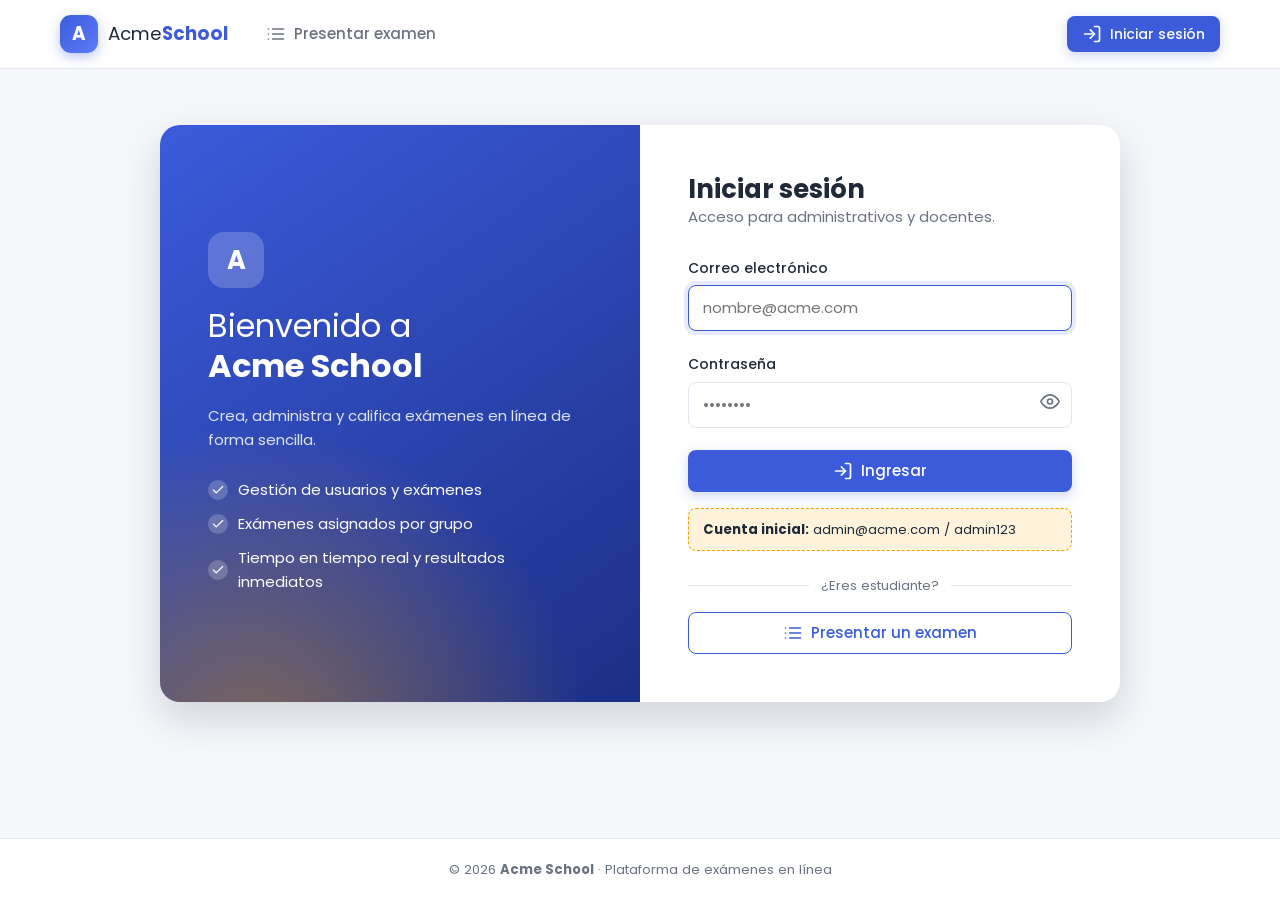
<file: index.html>
<!DOCTYPE html>
<html lang="es">
<head>
    <meta charset="UTF-8">
    <meta name="viewport" content="width=device-width, initial-scale=1.0">
    <meta name="description" content="Acme School - Plataforma para crear y presentar exámenes en línea.">
    <title>Acme School | Plataforma de exámenes</title>
    <link rel="icon" href="data:image/svg+xml,<svg xmlns='http://www.w3.org/2000/svg' viewBox='0 0 100 100'><rect width='100' height='100' rx='24' fill='%233b5bdb'/><text x='50' y='70' font-size='60' text-anchor='middle' fill='white' font-family='Arial' font-weight='bold'>A</text></svg>">
    <link rel="preconnect" href="https://fonts.googleapis.com">
    <link rel="preconnect" href="https://fonts.gstatic.com" crossorigin>
    <link href="https://fonts.googleapis.com/css2?family=Poppins:wght@400;500;600;700&display=swap" rel="stylesheet">
    <link rel="stylesheet" href="css/style.css">
    <link rel="stylesheet" href="css/animations.css">
    <script type="module" src="js/main.js"></script>
</head>
<body>
    <app-navbar></app-navbar>

    <main id="app" class="container" tabindex="-1"></main>

    <footer class="footer">
        <p>&copy; 2026 <strong>Acme School</strong> &middot; Plataforma de exámenes en línea</p>
    </footer>

    <noscript>
        <p class="noscript">Esta aplicación necesita JavaScript habilitado para funcionar.</p>
    </noscript>
</body>
</html>
</file>
<file: css/style.css>
/* =========================================================
   ACME SCHOOL - Hoja de estilos principal
   Identidad visual: azul institucional + ámbar de acento.
   ========================================================= */

/* ---------- 1. Variables (identidad visual) ---------- */
:root {
    --color-primary: #3b5bdb;
    --color-primary-dark: #2f49b5;
    --color-primary-light: #edf2ff;
    --color-accent: #f59f00;
    --color-accent-light: #fff4db;
    --color-success: #2b8a3e;
    --color-success-light: #e6f7eb;
    --color-danger: #e03131;
    --color-danger-light: #ffeceb;
    --color-warning: #e8590c;
    --color-warning-light: #fff0e5;

    --color-bg: #f5f7fb;
    --color-surface: #ffffff;
    --color-border: #e1e6f0;
    --color-text: #1f2937;
    --color-muted: #6b7280;

    --radius-sm: 8px;
    --radius: 12px;
    --radius-lg: 20px;
    --radius-full: 999px;

    --shadow-sm: 0 1px 2px rgba(16, 24, 40, 0.06);
    --shadow: 0 4px 16px rgba(16, 24, 40, 0.08);
    --shadow-lg: 0 16px 40px rgba(16, 24, 40, 0.16);

    --font: 'Poppins', system-ui, -apple-system, 'Segoe UI', Roboto, sans-serif;
    --transition: 0.2s ease;
    --nav-height: 68px;
    --max-width: 1200px;
}

/* ---------- 2. Base ---------- */
*,
*::before,
*::after {
    box-sizing: border-box;
}

html {
    scroll-padding-top: calc(var(--nav-height) + 16px);
}

body {
    margin: 0;
    min-height: 100vh;
    display: flex;
    flex-direction: column;
    font-family: var(--font);
    font-size: 15px;
    line-height: 1.6;
    color: var(--color-text);
    background: var(--color-bg);
    -webkit-font-smoothing: antialiased;
}

h1, h2, h3 {
    margin: 0;
    line-height: 1.25;
}

h1 { font-size: clamp(1.5rem, 1.2rem + 1.2vw, 2rem); }
h2 { font-size: 1.25rem; }
h3 { font-size: 1.05rem; }

p { margin: 0; }

a {
    color: var(--color-primary);
    text-decoration: none;
}

button, input, select, textarea {
    font: inherit;
    color: inherit;
}

:focus-visible {
    outline: 3px solid rgba(59, 91, 219, 0.45);
    outline-offset: 2px;
}

[hidden] { display: none !important; }

.icon {
    flex-shrink: 0;
}

.container {
    width: 100%;
    max-width: var(--max-width);
    margin: 0 auto;
    padding: 32px 20px 48px;
    flex: 1;
}

.container:focus { outline: none; }

.text-muted { color: var(--color-muted); }
.text-right,
.table th.text-right { text-align: right; }

.sr-only {
    position: absolute;
    width: 1px;
    height: 1px;
    padding: 0;
    margin: -1px;
    overflow: hidden;
    clip: rect(0, 0, 0, 0);
    border: 0;
}

.noscript {
    padding: 24px;
    text-align: center;
}

/* ---------- 3. Navbar ---------- */
app-navbar {
    position: sticky;
    top: 0;
    z-index: 50;
    display: block;
    background: rgba(255, 255, 255, 0.92);
    backdrop-filter: blur(10px);
    border-bottom: 1px solid var(--color-border);
}

.navbar {
    max-width: var(--max-width);
    height: var(--nav-height);
    margin: 0 auto;
    padding: 0 20px;
    display: flex;
    align-items: center;
    gap: 24px;
}

.navbar__brand {
    display: flex;
    align-items: center;
    gap: 10px;
    font-size: 1.15rem;
    color: var(--color-text);
}

.navbar__brand strong { color: var(--color-primary); }

.navbar__logo {
    display: grid;
    place-items: center;
    width: 38px;
    height: 38px;
    border-radius: 11px;
    color: #fff;
    font-weight: 700;
    background: linear-gradient(135deg, var(--color-primary), #5c7cfa);
    box-shadow: 0 4px 12px rgba(59, 91, 219, 0.35);
}

.navbar__logo--lg {
    width: 56px;
    height: 56px;
    font-size: 1.6rem;
    border-radius: 16px;
    background: rgba(255, 255, 255, 0.2);
    box-shadow: none;
}

.navbar__toggle {
    display: none;
    margin-left: auto;
    padding: 8px;
    border: 0;
    border-radius: var(--radius-sm);
    background: transparent;
    cursor: pointer;
}

.navbar__menu {
    flex: 1;
    display: flex;
    align-items: center;
    justify-content: space-between;
    gap: 16px;
}

.navbar__links {
    display: flex;
    gap: 4px;
    margin: 0;
    padding: 0;
    list-style: none;
}

.navbar__links a {
    display: flex;
    align-items: center;
    gap: 8px;
    padding: 8px 14px;
    border-radius: var(--radius-full);
    color: var(--color-muted);
    font-weight: 500;
    transition: background var(--transition), color var(--transition);
}

.navbar__links a:hover {
    color: var(--color-primary);
    background: var(--color-primary-light);
}

.navbar__links a.is-active {
    color: #fff;
    background: var(--color-primary);
}

.navbar__user {
    display: flex;
    align-items: center;
    gap: 10px;
}

.navbar__user-info {
    display: flex;
    flex-direction: column;
    line-height: 1.2;
}

.navbar__user-info strong { font-size: 0.9rem; }
.navbar__user-info small { color: var(--color-muted); font-size: 0.78rem; }

.avatar {
    display: grid;
    place-items: center;
    width: 38px;
    height: 38px;
    border-radius: 50%;
    font-size: 0.85rem;
    font-weight: 600;
    color: var(--color-primary);
    background: var(--color-primary-light);
}

/* ---------- 4. Botones ---------- */
.btn {
    display: inline-flex;
    align-items: center;
    justify-content: center;
    gap: 8px;
    padding: 10px 20px;
    border: 1px solid transparent;
    border-radius: var(--radius-sm);
    font-weight: 500;
    line-height: 1.3;
    cursor: pointer;
    transition: background var(--transition), color var(--transition), transform var(--transition), box-shadow var(--transition);
    white-space: nowrap;
}

.btn:active { transform: scale(0.97); }
.btn:disabled { opacity: 0.5; cursor: not-allowed; }

.btn--primary {
    color: #fff;
    background: var(--color-primary);
    box-shadow: 0 4px 12px rgba(59, 91, 219, 0.25);
}

.btn--primary:hover { background: var(--color-primary-dark); }

.btn--danger {
    color: #fff;
    background: var(--color-danger);
}

.btn--danger:hover { background: #c92a2a; }

.btn--outline {
    color: var(--color-primary);
    border-color: var(--color-primary);
    background: transparent;
}

.btn--outline:hover { background: var(--color-primary-light); }

.btn--ghost {
    color: var(--color-text);
    background: transparent;
    border-color: var(--color-border);
}

.btn--ghost:hover { background: var(--color-bg); }

.btn--link {
    padding: 6px 4px;
    color: var(--color-primary);
    background: none;
}

.btn--link:hover { text-decoration: underline; }

.btn--sm { padding: 7px 14px; font-size: 0.875rem; }
.btn--lg { padding: 14px 28px; font-size: 1.05rem; }
.btn--block { width: 100%; }

.btn-icon {
    display: inline-grid;
    place-items: center;
    width: 36px;
    height: 36px;
    border: 0;
    border-radius: var(--radius-sm);
    color: var(--color-muted);
    background: transparent;
    cursor: pointer;
    transition: background var(--transition), color var(--transition);
}

.btn-icon:hover:not(:disabled) {
    color: var(--color-primary);
    background: var(--color-primary-light);
}

.btn-icon--danger:hover:not(:disabled) {
    color: var(--color-danger);
    background: var(--color-danger-light);
}

.btn-icon:disabled { opacity: 0.35; cursor: not-allowed; }

/* ---------- 5. Formularios ---------- */
.form-group {
    display: flex;
    flex-direction: column;
    gap: 6px;
    margin-bottom: 16px;
}

.form-group label {
    font-size: 0.875rem;
    font-weight: 500;
}

input:not([type='radio']):not([type='checkbox']),
select,
textarea {
    width: 100%;
    padding: 10px 14px;
    border: 1.5px solid var(--color-border);
    border-radius: var(--radius-sm);
    background: var(--color-surface);
    transition: border-color var(--transition), box-shadow var(--transition);
}

textarea { resize: vertical; }

input:not([type='radio']):focus,
select:focus,
textarea:focus {
    outline: none;
    border-color: var(--color-primary);
    box-shadow: 0 0 0 4px rgba(59, 91, 219, 0.12);
}

.is-invalid,
input.is-invalid,
select.is-invalid,
textarea.is-invalid {
    border-color: var(--color-danger) !important;
    background: var(--color-danger-light) !important;
}

.field-error {
    min-height: 1em;
    font-size: 0.8rem;
    color: var(--color-danger);
}

.field-error:empty { min-height: 0; }

.field-hint {
    font-size: 0.8rem;
    color: var(--color-muted);
}

.form-row {
    display: grid;
    grid-template-columns: 1fr 1fr;
    gap: 12px;
}

.form-grid {
    display: grid;
    grid-template-columns: repeat(4, 1fr);
    gap: 0 16px;
}

.form-group--wide { grid-column: span 3; }
.form-group--full { grid-column: 1 / -1; }

.form-actions {
    display: flex;
    justify-content: flex-end;
    gap: 12px;
    margin-top: 8px;
}

.form-actions--center { justify-content: center; flex-wrap: wrap; }

.form-alert {
    display: flex;
    align-items: center;
    gap: 8px;
    margin: 0 0 16px;
    padding: 12px 14px;
    border-radius: var(--radius-sm);
    font-size: 0.9rem;
    color: var(--color-danger);
    background: var(--color-danger-light);
}

.input-with-action { position: relative; }

.input-with-action input { padding-right: 46px; }

.input-action {
    position: absolute;
    top: 50%;
    right: 6px;
    transform: translateY(-50%);
    padding: 6px;
    border: 0;
    color: var(--color-muted);
    background: transparent;
    cursor: pointer;
}

.search {
    position: relative;
    display: flex;
    align-items: center;
    min-width: 240px;
}

.search .icon {
    position: absolute;
    left: 12px;
    color: var(--color-muted);
    pointer-events: none;
}

.search input:not([type='radio']) {
    padding-left: 40px;
    border-radius: var(--radius-full);
}

.search--lg {
    max-width: 480px;
    margin: 0 auto;
}

.search--lg input:not([type='radio']) {
    padding-top: 14px;
    padding-bottom: 14px;
    border: 0;
    box-shadow: var(--shadow-lg);
}

/* ---------- 6. Tarjetas, encabezados y layouts ---------- */
.page-header {
    display: flex;
    align-items: flex-end;
    justify-content: space-between;
    gap: 16px;
    flex-wrap: wrap;
    margin-bottom: 24px;
}

.page-header p { margin-top: 4px; }

.card {
    margin-bottom: 24px;
    padding: 24px;
    border: 1px solid var(--color-border);
    border-radius: var(--radius-lg);
    background: var(--color-surface);
    box-shadow: var(--shadow-sm);
}

.card__title {
    display: flex;
    align-items: center;
    gap: 10px;
    margin-bottom: 20px;
    font-size: 1.1rem;
}

.card__title .icon { color: var(--color-primary); }

.card__toolbar {
    display: flex;
    align-items: center;
    justify-content: space-between;
    gap: 12px;
    flex-wrap: wrap;
    margin-bottom: 16px;
}

.card__toolbar .card__title { margin-bottom: 0; }

.toolbar-filters {
    display: flex;
    gap: 10px;
    flex-wrap: wrap;
}

.toolbar-filters select { width: auto; border-radius: var(--radius-full); }

.layout-split {
    display: grid;
    grid-template-columns: 330px 1fr;
    gap: 24px;
    align-items: start;
}

.layout-split .form-card {
    position: sticky;
    top: calc(var(--nav-height) + 16px);
}

.layout-split .card { margin-bottom: 0; }

/* Evita que el contenido ancho (tablas) desborde las columnas del grid */
.layout-split > *,
.login > *,
.student-card > * { min-width: 0; }

.form-card { border-top: 4px solid var(--color-primary); }

/* ---------- 7. Badges ---------- */
.badge {
    display: inline-flex;
    align-items: center;
    gap: 4px;
    padding: 3px 10px;
    border-radius: var(--radius-full);
    font-size: 0.75rem;
    font-weight: 600;
    white-space: nowrap;
}

.badge .icon { width: 14px; height: 14px; }

.badge--primary { color: var(--color-primary); background: var(--color-primary-light); }
.badge--accent { color: #b35c00; background: var(--color-accent-light); }
.badge--success { color: var(--color-success); background: var(--color-success-light); }
.badge--danger { color: var(--color-danger); background: var(--color-danger-light); }
.badge--warning { color: var(--color-warning); background: var(--color-warning-light); }
.badge--lg { padding: 8px 18px; font-size: 0.9rem; }
.badge--lg .icon { width: 18px; height: 18px; }

/* ---------- 8. Tablas ---------- */
.table-wrapper { overflow-x: auto; }

.table {
    width: 100%;
    border-collapse: collapse;
    font-size: 0.9rem;
}

.table th {
    padding: 12px 10px;
    text-align: left;
    font-size: 0.75rem;
    font-weight: 600;
    text-transform: uppercase;
    letter-spacing: 0.04em;
    color: var(--color-muted);
    background: var(--color-bg);
}

.table th:first-child { border-radius: var(--radius-sm) 0 0 var(--radius-sm); }
.table th:last-child { border-radius: 0 var(--radius-sm) var(--radius-sm) 0; }

.table td {
    padding: 14px 10px;
    border-bottom: 1px solid var(--color-border);
    vertical-align: middle;
}

.table tbody tr {
    transition: background var(--transition);
    animation: fadeIn 0.3s ease both;
}

.table tbody tr:hover { background: #fafbff; }
.table tbody tr.is-editing { background: var(--color-primary-light); }

.table__sub {
    display: block;
    max-width: 320px;
    overflow: hidden;
    text-overflow: ellipsis;
    white-space: nowrap;
    color: var(--color-muted);
    font-size: 0.8rem;
}

.table__actions {
    text-align: right;
    white-space: nowrap;
}

.table__empty {
    padding: 40px !important;
    text-align: center;
    color: var(--color-muted);
}

/* ---------- 9. Login ---------- */
.login {
    display: grid;
    grid-template-columns: 1fr 1fr;
    max-width: 960px;
    margin: 24px auto;
    overflow: hidden;
    border-radius: var(--radius-lg);
    background: var(--color-surface);
    box-shadow: var(--shadow-lg);
}

.login__aside {
    display: flex;
    flex-direction: column;
    justify-content: center;
    gap: 18px;
    padding: 48px;
    color: #fff;
    background:
        radial-gradient(circle at 20% 110%, rgba(245, 159, 0, 0.45), transparent 45%),
        linear-gradient(145deg, var(--color-primary), #1c2f86);
}

.login__aside h1 { font-weight: 400; }
.login__aside p { opacity: 0.85; }

.login__features {
    display: grid;
    gap: 10px;
    margin: 8px 0 0;
    padding: 0;
    list-style: none;
}

.login__features li {
    display: flex;
    align-items: center;
    gap: 10px;
}

.login__features .icon {
    padding: 3px;
    border-radius: 50%;
    background: rgba(255, 255, 255, 0.2);
}

.login__card {
    padding: 48px;
}

.login__card h2 { font-size: 1.6rem; }
.login__card > .text-muted { margin-bottom: 28px; }

.login__hint {
    margin-top: 16px;
    padding: 10px 14px;
    border: 1px dashed var(--color-accent);
    border-radius: var(--radius-sm);
    font-size: 0.82rem;
    background: var(--color-accent-light);
}

.login__divider {
    display: flex;
    align-items: center;
    gap: 12px;
    margin: 24px 0 16px;
    font-size: 0.82rem;
    color: var(--color-muted);
}

.login__divider::before,
.login__divider::after {
    content: '';
    flex: 1;
    height: 1px;
    background: var(--color-border);
}

/* ---------- 10. Editor de preguntas ---------- */
question-editor {
    display: block;
    margin: 8px 0 24px;
    padding: 20px;
    border-radius: var(--radius);
    background: var(--color-bg);
}

.qe__header {
    display: flex;
    flex-direction: column;
    gap: 2px;
    margin-bottom: 16px;
}

.qe__header h3 { display: flex; align-items: center; gap: 8px; }
.qe__header p { font-size: 0.85rem; }

.qe__list {
    display: grid;
    gap: 16px;
    margin-bottom: 16px;
}

.question-item {
    padding: 16px;
    border: 1.5px solid var(--color-border);
    border-radius: var(--radius);
    background: var(--color-surface);
    animation: fadeInUp 0.3s ease both;
    transition: border-color var(--transition);
}

.question-item.has-error {
    border-color: var(--color-danger);
    animation: shake 0.4s ease;
}

.question-item__header {
    display: flex;
    align-items: flex-start;
    gap: 12px;
    margin-bottom: 12px;
}

.question-number {
    display: grid;
    place-items: center;
    flex-shrink: 0;
    width: 32px;
    height: 32px;
    border-radius: 50%;
    font-size: 0.9rem;
    font-weight: 600;
    color: #fff;
    background: var(--color-primary);
}

.answers {
    display: grid;
    gap: 8px;
    padding-left: 44px;
}

.answer-row {
    display: flex;
    align-items: center;
    gap: 10px;
    padding: 4px 4px 4px 12px;
    border-radius: var(--radius-sm);
    transition: background var(--transition);
}

.answer-row.is-correct { background: var(--color-success-light); }

.answer-row input[type='radio'] {
    width: 18px;
    height: 18px;
    accent-color: var(--color-success);
    cursor: pointer;
}

.question-item > .btn--link { margin-left: 44px; }

/* ---------- 11. Catálogo de exámenes ---------- */
.hero {
    margin: -32px -20px 32px;
    padding: 56px 20px 64px;
    text-align: center;
    color: #fff;
    background:
        radial-gradient(circle at 85% 0%, rgba(245, 159, 0, 0.35), transparent 40%),
        linear-gradient(135deg, var(--color-primary), #1c2f86);
    border-radius: 0 0 var(--radius-lg) var(--radius-lg);
}

.hero p {
    max-width: 560px;
    margin: 12px auto 28px;
    opacity: 0.9;
}

.exam-grid {
    display: grid;
    grid-template-columns: repeat(auto-fill, minmax(280px, 1fr));
    gap: 20px;
}

exam-card {
    display: block;
    animation: fadeInUp 0.4s ease both;
    animation-delay: var(--delay, 0ms);
}

.exam-card {
    display: flex;
    flex-direction: column;
    gap: 12px;
    height: 100%;
    padding: 24px;
    border: 1px solid var(--color-border);
    border-radius: var(--radius-lg);
    background: var(--color-surface);
    box-shadow: var(--shadow-sm);
    transition: transform var(--transition), box-shadow var(--transition);
}

.exam-card:hover {
    transform: translateY(-4px);
    box-shadow: var(--shadow);
}

.exam-card__top {
    display: flex;
    justify-content: space-between;
    align-items: center;
}

.exam-card__questions {
    font-size: 0.8rem;
    color: var(--color-muted);
}

.exam-card__description {
    flex: 1;
    font-size: 0.9rem;
    color: var(--color-muted);
}

.exam-card__meta,
.stats-list {
    display: grid;
    gap: 8px;
    margin: 0;
    padding: 0;
    list-style: none;
    font-size: 0.9rem;
}

.exam-card__meta li,
.stats-list li {
    display: flex;
    align-items: center;
    gap: 10px;
}

.exam-card__meta .icon,
.stats-list .icon { color: var(--color-primary); }

/* ---------- 12. Banners y estados vacíos ---------- */
.banner {
    display: flex;
    align-items: center;
    gap: 12px;
    margin-bottom: 24px;
    padding: 14px 18px;
    border-radius: var(--radius);
    font-size: 0.9rem;
}

.banner p { flex: 1; }

.banner--warning { color: #8a3c00; background: var(--color-warning-light); border: 1px solid #ffd8a8; }
.banner--info { color: var(--color-primary-dark); background: var(--color-primary-light); margin: 0; }

.empty-state {
    padding: 24px;
    text-align: center;
    color: var(--color-muted);
}

.empty-state--card {
    grid-column: 1 / -1;
    display: flex;
    flex-direction: column;
    align-items: center;
    gap: 12px;
    padding: 48px 24px;
}

.empty-state--card .icon {
    width: 48px;
    height: 48px;
    color: var(--color-primary);
}

.empty-state--card h1 { color: var(--color-text); }

/* ---------- 13. Resolución de examen ---------- */
.back-link { margin-bottom: 16px; }

.student-card {
    display: grid;
    grid-template-columns: 1.2fr 1fr;
    gap: 40px;
    padding: 36px;
}

.student-card__info {
    display: flex;
    flex-direction: column;
    gap: 16px;
    align-items: flex-start;
}

.student-card__form {
    padding: 28px;
    border-radius: var(--radius);
    background: var(--color-bg);
}

.student-card__form > .text-muted { margin-bottom: 20px; font-size: 0.9rem; }

.exam-header {
    position: sticky;
    top: calc(var(--nav-height) + 8px);
    z-index: 10;
    display: flex;
    align-items: center;
    justify-content: space-between;
    flex-wrap: wrap;
    gap: 16px;
    margin-bottom: 24px;
    padding: 20px 24px 26px;
    overflow: hidden;
    border-radius: var(--radius-lg);
    color: #fff;
    background: linear-gradient(135deg, var(--color-primary), #1c2f86);
    box-shadow: var(--shadow-lg);
}

.exam-header h1 { font-size: 1.35rem; }

.exam-header__meta {
    display: flex;
    flex-wrap: wrap;
    gap: 6px 18px;
    margin: 6px 0 0;
    padding: 0;
    list-style: none;
    font-size: 0.88rem;
    opacity: 0.9;
}

.exam-header__meta li { display: flex; align-items: center; gap: 6px; }
.exam-header__meta .icon { width: 16px; height: 16px; }

.progress {
    position: absolute;
    left: 0;
    right: 0;
    bottom: 0;
    height: 6px;
    background: rgba(255, 255, 255, 0.2);
}

.progress__bar {
    width: 0;
    height: 100%;
    background: var(--color-accent);
    transition: width 0.4s ease;
}

/* Reloj */
.timer {
    display: grid;
    grid-template-columns: auto auto;
    align-items: center;
    column-gap: 10px;
    padding: 10px 18px;
    border-radius: var(--radius);
    background: rgba(255, 255, 255, 0.15);
    transition: background var(--transition);
}

.timer__icon { grid-row: span 2; display: flex; }
.timer__icon .icon { width: 28px; height: 28px; }
.timer__label { font-size: 0.72rem; text-transform: uppercase; letter-spacing: 0.05em; opacity: 0.85; }

.timer__value {
    font-size: 1.6rem;
    font-weight: 700;
    font-variant-numeric: tabular-nums;
    line-height: 1.1;
}

.timer--warning { background: var(--color-accent); }

.timer--danger {
    background: var(--color-danger);
    animation: pulse 1s ease-in-out infinite;
}

/* Preguntas */
.exam-form {
    display: grid;
    gap: 16px;
}

.question-card {
    margin: 0;
    padding: 24px;
    border: 1.5px solid var(--color-border);
    border-left: 5px solid var(--color-border);
    border-radius: var(--radius-lg);
    background: var(--color-surface);
    animation: fadeInUp 0.35s ease both;
    animation-delay: var(--delay, 0ms);
    transition: border-color var(--transition);
}

.question-card.is-answered { border-left-color: var(--color-primary); }

.question-card__title {
    display: flex;
    align-items: flex-start;
    gap: 12px;
    float: left; /* Permite que la legend se comporte como bloque normal */
    width: 100%;
    margin-bottom: 16px;
    padding: 0;
    font-weight: 600;
    font-size: 1.02rem;
}

.question-card__title + * { clear: both; }

.options {
    display: grid;
    gap: 10px;
}

.option {
    position: relative;
    display: flex;
    align-items: center;
    gap: 12px;
    padding: 12px 16px;
    border: 1.5px solid var(--color-border);
    border-radius: var(--radius);
    cursor: pointer;
    transition: border-color var(--transition), background var(--transition);
}

.option:hover { border-color: var(--color-primary); background: #fafbff; }

.option input {
    position: absolute;
    opacity: 0;
    pointer-events: none;
}

.option__mark {
    flex-shrink: 0;
    width: 20px;
    height: 20px;
    border: 2px solid var(--color-border);
    border-radius: 50%;
    transition: border var(--transition), background var(--transition);
}

.option:has(input:checked) {
    border-color: var(--color-primary);
    background: var(--color-primary-light);
}

.option input:checked + .option__mark {
    border: 6px solid var(--color-primary);
    animation: pop 0.25s ease;
}

.option input:focus-visible + .option__mark {
    outline: 3px solid rgba(59, 91, 219, 0.45);
    outline-offset: 2px;
}

.exam-form__footer {
    display: flex;
    align-items: center;
    justify-content: space-between;
    flex-wrap: wrap;
    gap: 16px;
    padding: 20px 24px;
    border-radius: var(--radius-lg);
    background: var(--color-surface);
    border: 1px solid var(--color-border);
}

/* Resultado */
.result-card {
    display: flex;
    flex-direction: column;
    align-items: center;
    gap: 16px;
    max-width: 560px;
    margin: 24px auto;
    padding: 40px 32px;
    text-align: center;
    animation: scaleIn 0.4s ease both;
}

.result-card--success { --result-color: var(--color-success); border-top: 6px solid var(--color-success); }
.result-card--danger { --result-color: var(--color-danger); border-top: 6px solid var(--color-danger); }

.score-ring {
    display: grid;
    place-items: center;
    width: 160px;
    height: 160px;
    border-radius: 50%;
    background: conic-gradient(var(--result-color) calc(var(--value) * 1%), var(--color-border) 0);
    animation: scaleIn 0.6s ease both;
}

.score-ring span {
    display: grid;
    place-items: center;
    width: 128px;
    height: 128px;
    border-radius: 50%;
    font-size: 2rem;
    font-weight: 700;
    color: var(--result-color);
    background: var(--color-surface);
}

.result-details {
    width: 100%;
    margin: 8px 0;
    padding: 0;
    list-style: none;
    text-align: left;
}

.result-details li {
    display: flex;
    justify-content: space-between;
    gap: 16px;
    padding: 10px 0;
    border-bottom: 1px solid var(--color-border);
    font-size: 0.92rem;
}

.result-details span { color: var(--color-muted); }

/* ---------- 14. Estadísticas (resultados) ---------- */
.stats-grid {
    display: grid;
    grid-template-columns: repeat(auto-fit, minmax(200px, 1fr));
    gap: 16px;
    margin-bottom: 24px;
}

.stat-card {
    display: flex;
    align-items: center;
    gap: 16px;
    padding: 20px;
    border: 1px solid var(--color-border);
    border-radius: var(--radius-lg);
    background: var(--color-surface);
    animation: fadeInUp 0.35s ease both;
}

.stat-card__icon {
    display: grid;
    place-items: center;
    width: 48px;
    height: 48px;
    border-radius: var(--radius);
}

.stat-card__value { display: block; font-size: 1.5rem; line-height: 1.2; }
.stat-card__label { font-size: 0.82rem; color: var(--color-muted); }

.stat-card--primary .stat-card__icon { color: var(--color-primary); background: var(--color-primary-light); }
.stat-card--success .stat-card__icon { color: var(--color-success); background: var(--color-success-light); }
.stat-card--danger .stat-card__icon { color: var(--color-danger); background: var(--color-danger-light); }
.stat-card--accent .stat-card__icon { color: #b35c00; background: var(--color-accent-light); }

/* ---------- 15. Modal y notificaciones ---------- */
.modal {
    width: min(440px, calc(100% - 32px));
    padding: 0;
    border: 0;
    border-radius: var(--radius-lg);
    box-shadow: var(--shadow-lg);
}

.modal[open] { animation: scaleIn 0.25s ease both; }

.modal::backdrop {
    background: rgba(15, 23, 42, 0.5);
    backdrop-filter: blur(2px);
    animation: fadeIn 0.25s ease both;
}

.modal__content { padding: 28px; }
.modal__title { margin-bottom: 8px; }
.modal__message { color: var(--color-muted); }
.modal__actions { display: flex; justify-content: flex-end; gap: 12px; margin-top: 24px; }

.toast-container {
    position: fixed;
    right: 20px;
    bottom: 20px;
    z-index: 100;
    display: flex;
    flex-direction: column;
    gap: 10px;
    max-width: calc(100% - 40px);
}

.toast {
    min-width: 260px;
    max-width: 380px;
    padding: 14px 18px;
    border-left: 5px solid var(--color-primary);
    border-radius: var(--radius-sm);
    font-size: 0.9rem;
    background: var(--color-surface);
    box-shadow: var(--shadow-lg);
    animation: slideInRight 0.3s ease both;
}

.toast--success { border-left-color: var(--color-success); }
.toast--error { border-left-color: var(--color-danger); }
.toast--warning { border-left-color: var(--color-accent); }
.toast--leaving { animation: slideOutRight 0.3s ease both; }

/* ---------- 16. Footer ---------- */
.footer {
    padding: 20px;
    text-align: center;
    font-size: 0.82rem;
    color: var(--color-muted);
    border-top: 1px solid var(--color-border);
    background: var(--color-surface);
}

/* ---------- 17. Responsive ---------- */
@media (max-width: 1024px) {
    .layout-split { grid-template-columns: 1fr; }
    .layout-split .form-card { position: static; }
}

@media (max-width: 900px) {
    .navbar__toggle { display: inline-flex; }

    .navbar__menu {
        position: absolute;
        top: var(--nav-height);
        left: 0;
        right: 0;
        flex-direction: column;
        align-items: stretch;
        padding: 16px 20px 20px;
        border-bottom: 1px solid var(--color-border);
        background: var(--color-surface);
        box-shadow: var(--shadow);
        /* Animación de apertura del menú */
        visibility: hidden;
        opacity: 0;
        transform: translateY(-8px);
        transition: opacity var(--transition), transform var(--transition), visibility var(--transition);
    }

    .navbar__menu.is-open {
        visibility: visible;
        opacity: 1;
        transform: translateY(0);
    }

    .navbar__links { flex-direction: column; }
    .navbar__links a { border-radius: var(--radius-sm); }

    .navbar__user {
        padding-top: 16px;
        border-top: 1px solid var(--color-border);
    }

    .navbar__user .btn { margin-left: auto; }

    .login,
    .student-card { grid-template-columns: 1fr; }

    .login__aside { padding: 32px; }
    .login__features { display: none; }
}

@media (max-width: 720px) {
    .container { padding: 20px 14px 40px; }
    .hero { margin: -20px -14px 24px; padding: 40px 16px 48px; }
    .card { padding: 18px; }
    .login__card { padding: 28px 22px; }
    .student-card { padding: 22px; gap: 24px; }
    .search { min-width: 100%; }
    .toolbar-filters { width: 100%; }
    .toolbar-filters select { width: 100%; }

    .form-grid,
    .form-row { grid-template-columns: 1fr; }
    .form-group--wide { grid-column: auto; }

    .form-actions { flex-direction: column-reverse; }
    .form-actions .btn { width: 100%; }

    .answers { padding-left: 0; }
    .question-item > .btn--link { margin-left: 0; }

    .exam-header { top: calc(var(--nav-height) + 4px); padding: 14px 16px 20px; }
    .exam-header h1 { font-size: 1.1rem; }
    .exam-header__meta { display: none; }
    .timer { padding: 8px 12px; }
    .timer__label { display: none; }
    .timer__value { font-size: 1.3rem; }
    .timer__icon { grid-row: auto; }
    .question-card { padding: 18px; }
    .exam-form__footer .btn { width: 100%; }

    /* Tablas como tarjetas en pantallas pequeñas */
    .table--responsive thead { display: none; }

    .table--responsive tr {
        display: block;
        margin-bottom: 12px;
        padding: 8px 4px;
        border: 1px solid var(--color-border);
        border-radius: var(--radius);
    }

    .table--responsive td {
        display: flex;
        justify-content: space-between;
        align-items: center;
        gap: 12px;
        padding: 8px 12px;
        border: 0;
        text-align: right;
    }

    .table--responsive td::before {
        content: attr(data-label);
        font-size: 0.75rem;
        font-weight: 600;
        text-transform: uppercase;
        color: var(--color-muted);
        text-align: left;
    }

    .table--responsive td.table__empty { display: block; }
    .table--responsive td.table__empty::before { content: none; }
    .table__sub { max-width: 180px; }
}

/* ---------- 18. Roles, grupos y estado de exámenes ---------- */
.navbar__guest {
    display: flex;
    gap: 8px;
    margin-left: auto;
}

.stack {
    display: grid;
    gap: 24px;
}

/* Lista de grupos */
.group-list {
    display: grid;
    gap: 10px;
    margin: 0;
    padding: 0;
    list-style: none;
}

.group-item {
    display: flex;
    align-items: center;
    justify-content: space-between;
    gap: 12px;
    padding: 12px 14px;
    border: 1px solid var(--color-border);
    border-radius: var(--radius);
    transition: background var(--transition), border-color var(--transition);
}

.group-item:hover { border-color: var(--color-primary); }
.group-item.is-editing { background: var(--color-primary-light); border-color: var(--color-primary); }

.group-item__info {
    display: flex;
    flex-direction: column;
    min-width: 0;
    line-height: 1.4;
}

.group-item__info small { font-size: 0.8rem; }
.group-item__actions { display: flex; flex-shrink: 0; }

.select-sm {
    width: auto !important;
    padding: 6px 10px !important;
    font-size: 0.85rem;
}

/* Selector de grupos en el formulario de exámenes */
.groups-picker {
    margin: 0 0 16px;
    padding: 0;
    border: 0;
}

.groups-picker legend {
    margin-bottom: 8px;
    padding: 0;
    font-size: 0.875rem;
    font-weight: 500;
}

.checkbox-list {
    display: flex;
    flex-wrap: wrap;
    gap: 10px;
}

.checkbox-chip {
    position: relative;
    cursor: pointer;
}

.checkbox-chip input {
    position: absolute;
    opacity: 0;
}

.checkbox-chip span {
    display: inline-flex;
    align-items: center;
    gap: 6px;
    padding: 8px 16px;
    border: 1.5px solid var(--color-border);
    border-radius: var(--radius-full);
    font-size: 0.9rem;
    transition: background var(--transition), border-color var(--transition), color var(--transition);
}

.checkbox-chip span::before {
    content: '';
    width: 14px;
    height: 14px;
    border: 2px solid var(--color-border);
    border-radius: 4px;
    transition: background var(--transition), border-color var(--transition);
}

.checkbox-chip:hover span { border-color: var(--color-primary); }

.checkbox-chip input:checked + span {
    color: var(--color-primary);
    border-color: var(--color-primary);
    background: var(--color-primary-light);
}

.checkbox-chip input:checked + span::before {
    border-color: var(--color-primary);
    background: var(--color-primary) url("data:image/svg+xml,%3Csvg xmlns='http://www.w3.org/2000/svg' viewBox='0 0 24 24' fill='none' stroke='white' stroke-width='4'%3E%3Cpath d='M20 6L9 17l-5-5'/%3E%3C/svg%3E") center / 10px no-repeat;
}

.checkbox-chip input:focus-visible + span {
    outline: 3px solid rgba(59, 91, 219, 0.45);
    outline-offset: 2px;
}

.checkbox-chip input.is-invalid + span { border-color: var(--color-danger); }

.badge-group {
    display: flex;
    flex-wrap: wrap;
    gap: 4px;
}

@media (max-width: 900px) {
    .navbar__guest {
        flex-direction: column;
        margin-left: 0;
    }
}

@media (max-width: 720px) {
    .group-item__info small:not(.text-muted) { display: none; }
}
</file>
<file: css/animations.css>
/* =========================================================
   ACME SCHOOL - Animaciones y transiciones
   ========================================================= */

@keyframes fadeIn {
    from { opacity: 0; }
    to { opacity: 1; }
}

@keyframes fadeInUp {
    from { opacity: 0; transform: translateY(14px); }
    to { opacity: 1; transform: translateY(0); }
}

@keyframes scaleIn {
    from { opacity: 0; transform: scale(0.92); }
    to { opacity: 1; transform: scale(1); }
}

@keyframes slideInRight {
    from { opacity: 0; transform: translateX(110%); }
    to { opacity: 1; transform: translateX(0); }
}

@keyframes slideOutRight {
    from { opacity: 1; transform: translateX(0); }
    to { opacity: 0; transform: translateX(110%); }
}

@keyframes pulse {
    0%, 100% { transform: scale(1); }
    50% { transform: scale(1.05); }
}

@keyframes pop {
    0% { transform: scale(0.6); }
    70% { transform: scale(1.15); }
    100% { transform: scale(1); }
}

@keyframes shake {
    0%, 100% { transform: translateX(0); }
    20%, 60% { transform: translateX(-6px); }
    40%, 80% { transform: translateX(6px); }
}

/* Cada vista entra con una transición suave al cambiar de ruta */
#app > * {
    display: block;
    animation: fadeInUp 0.35s ease both;
}

.fade-in { animation: fadeIn 0.3s ease both; }
.shake { animation: shake 0.4s ease; }

/* Accesibilidad: respeta a quienes prefieren menos movimiento */
@media (prefers-reduced-motion: reduce) {
    *,
    *::before,
    *::after {
        animation-duration: 0.01ms !important;
        animation-iteration-count: 1 !important;
        transition-duration: 0.01ms !important;
        scroll-behavior: auto !important;
    }
}
</file>
